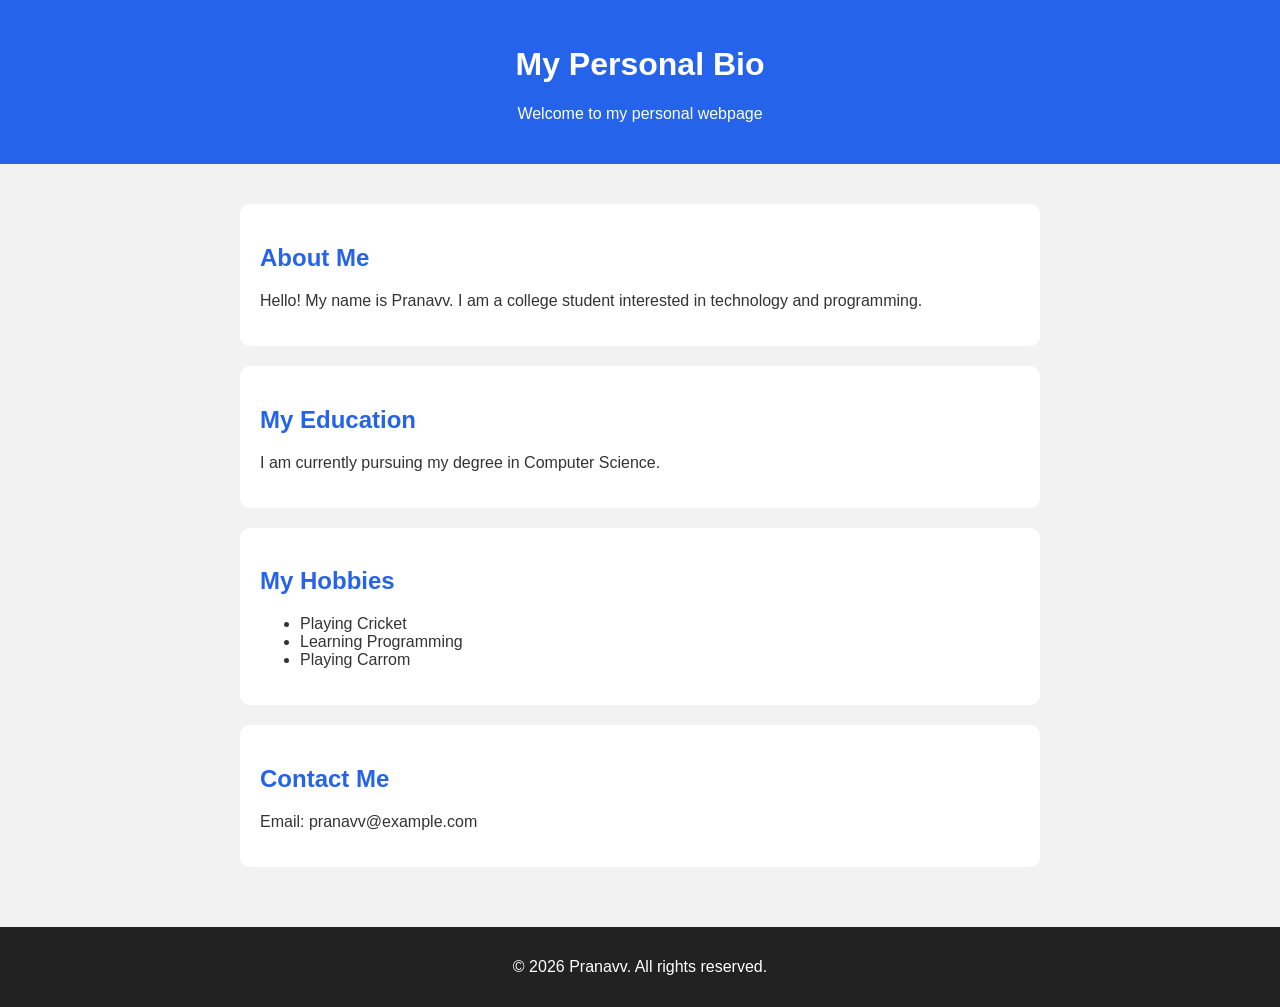
<file: P05/index.html>
<!DOCTYPE html>
<html lang="en">
<head>
    <meta charset="UTF-8">
    <meta name="viewport" content="width=device-width, initial-scale=1.0">
    <title>My Bio Page</title>
    <link rel="stylesheet" href="style.css">
</head>
<body>

    <header>
        <h1>My Personal Bio</h1>
        <p>Welcome to my personal webpage</p>
    </header>

    <main>
        <section>
            <h2>About Me</h2>
            <p>Hello! My name is Pranavv. I am a college student interested in technology and programming.</p>
        </section>

        <section>
            <h2>My Education</h2>
            <p>I am currently pursuing my degree in Computer Science.</p>
        </section>

        <section>
            <h2>My Hobbies</h2>
            <ul>
                <li>Playing Cricket</li>
                <li>Learning Programming</li>
                <li>Playing Carrom</li>
            </ul>
        </section>

        <section>
            <h2>Contact Me</h2>
            <p>Email: pranavv@example.com</p>
        </section>
    </main>

    <footer>
        <p>&copy; 2026 Pranavv. All rights reserved.</p>
    </footer>

</body>
</html>
</file>
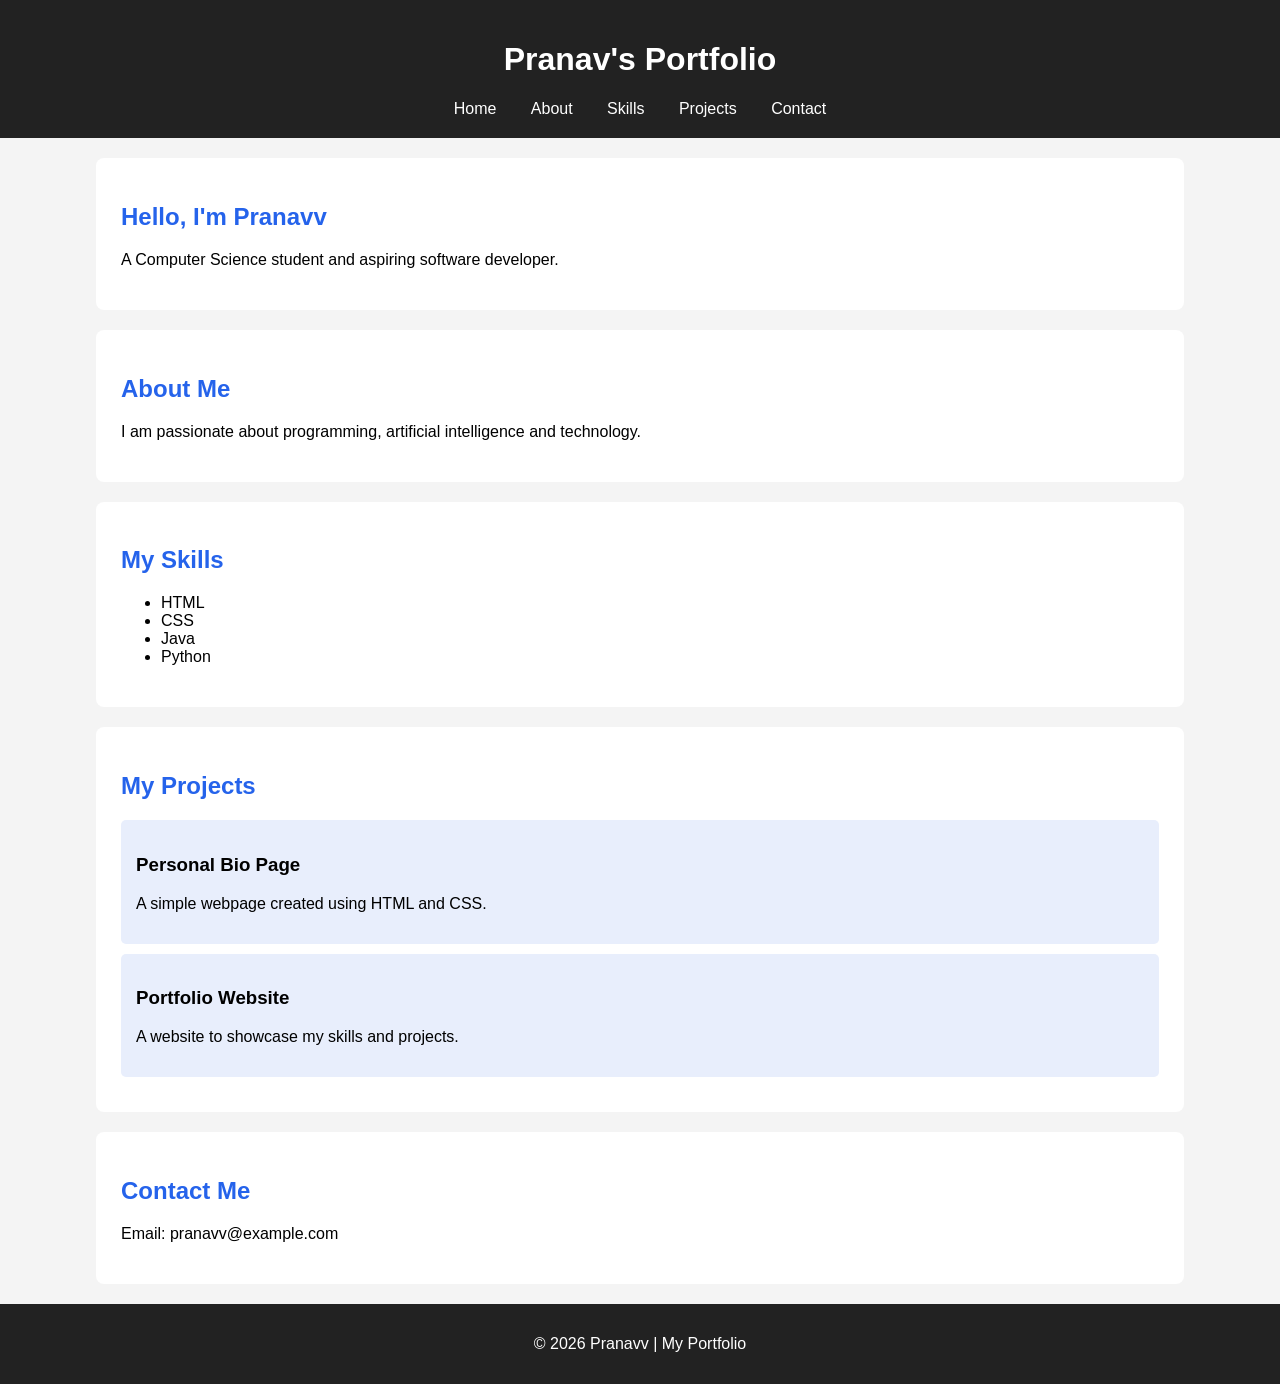
<file: P06/index.html>
<!DOCTYPE html>
<html lang="en">
<head>
    <meta charset="UTF-8">
    <meta name="viewport" content="width=device-width, initial-scale=1.0">
    <title>My Portfolio</title>
    <link rel="stylesheet" href="style.css">
</head>
<body>

    <header>
        <h1>Pranav's Portfolio</h1>

        <nav>
            <a href="#home">Home</a>
            <a href="#about">About</a>
            <a href="#skills">Skills</a>
            <a href="#projects">Projects</a>
            <a href="#contact">Contact</a>
        </nav>
    </header>

    <main>
        <section id="home">
            <h2>Hello, I'm Pranavv</h2>
            <p>A Computer Science student and aspiring software developer.</p>
        </section>

        <section id="about">
            <h2>About Me</h2>
            <p>I am passionate about programming, artificial intelligence and technology.</p>
        </section>

        <section id="skills">
            <h2>My Skills</h2>
            <ul>
                <li>HTML</li>
                <li>CSS</li>
                <li>Java</li>
                <li>Python</li>
            </ul>
        </section>

        <section id="projects">
            <h2>My Projects</h2>

            <article>
                <h3>Personal Bio Page</h3>
                <p>A simple webpage created using HTML and CSS.</p>
            </article>

            <article>
                <h3>Portfolio Website</h3>
                <p>A website to showcase my skills and projects.</p>
            </article>
        </section>

        <section id="contact">
            <h2>Contact Me</h2>
            <p>Email: pranavv@example.com</p>
        </section>
    </main>

    <footer>
        <p>&copy; 2026 Pranavv | My Portfolio</p>
    </footer>

</body>
</html>
</file>
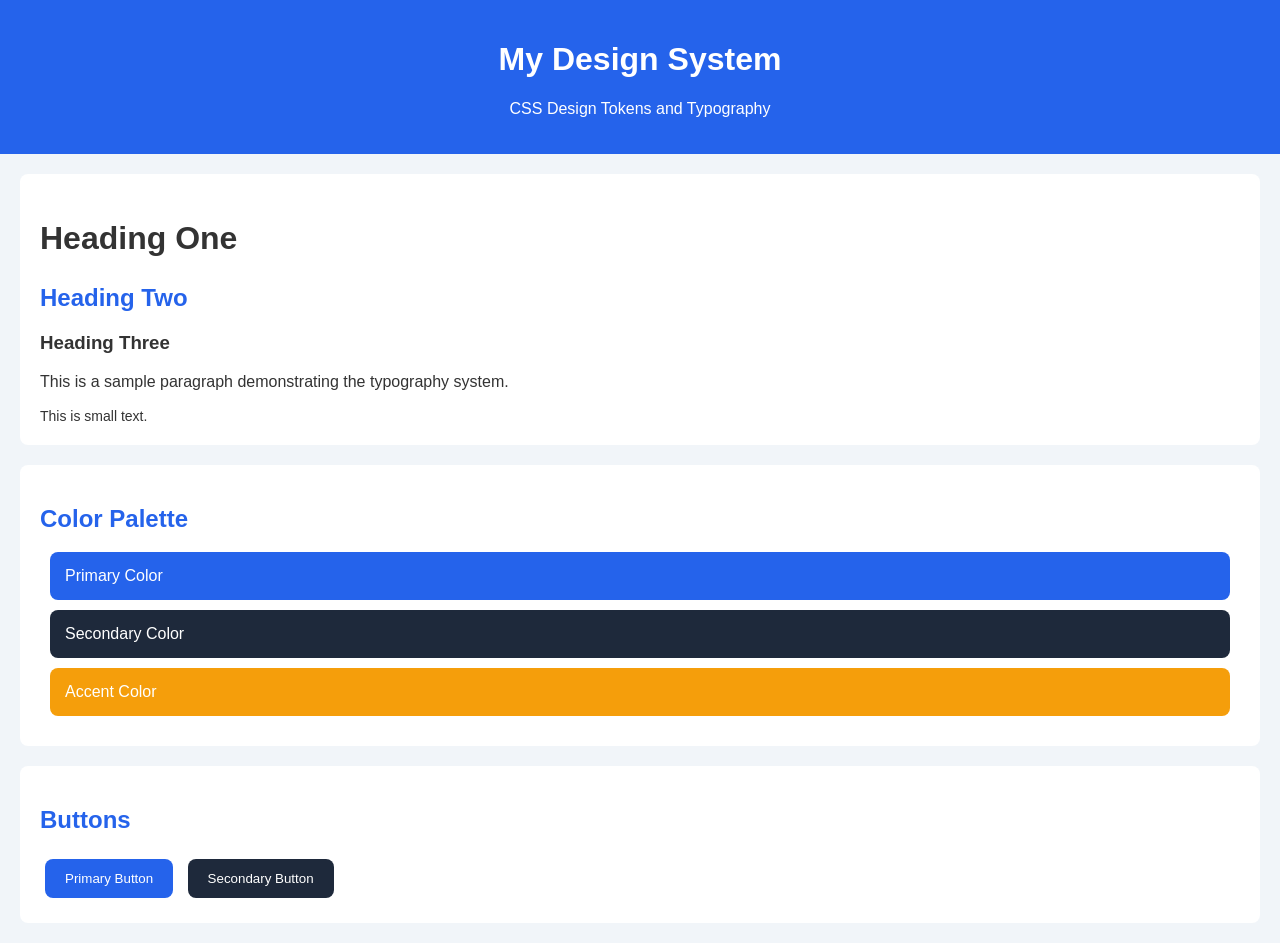
<file: P07/index.html>
<!DOCTYPE html>
<html lang="en">
<head>
    <meta charset="UTF-8">
    <meta name="viewport" content="width=device-width, initial-scale=1.0">
    <title>Design Tokens</title>
    <link rel="stylesheet" href="style.css">
</head>
<body>

    <header>
        <h1>My Design System</h1>
        <p>CSS Design Tokens and Typography</p>
    </header>

    <main>
        <section>
            <h1>Heading One</h1>
            <h2>Heading Two</h2>
            <h3>Heading Three</h3>
            <p>This is a sample paragraph demonstrating the typography system.</p>
            <small>This is small text.</small>
        </section>

        <section>
            <h2>Color Palette</h2>
            <div class="color-box primary">Primary Color</div>
            <div class="color-box secondary">Secondary Color</div>
            <div class="color-box accent">Accent Color</div>
        </section>

        <section>
            <h2>Buttons</h2>
            <button class="primary-btn">Primary Button</button>
            <button class="secondary-btn">Secondary Button</button>
        </section>
    </main>

</body>
</html>
</file>
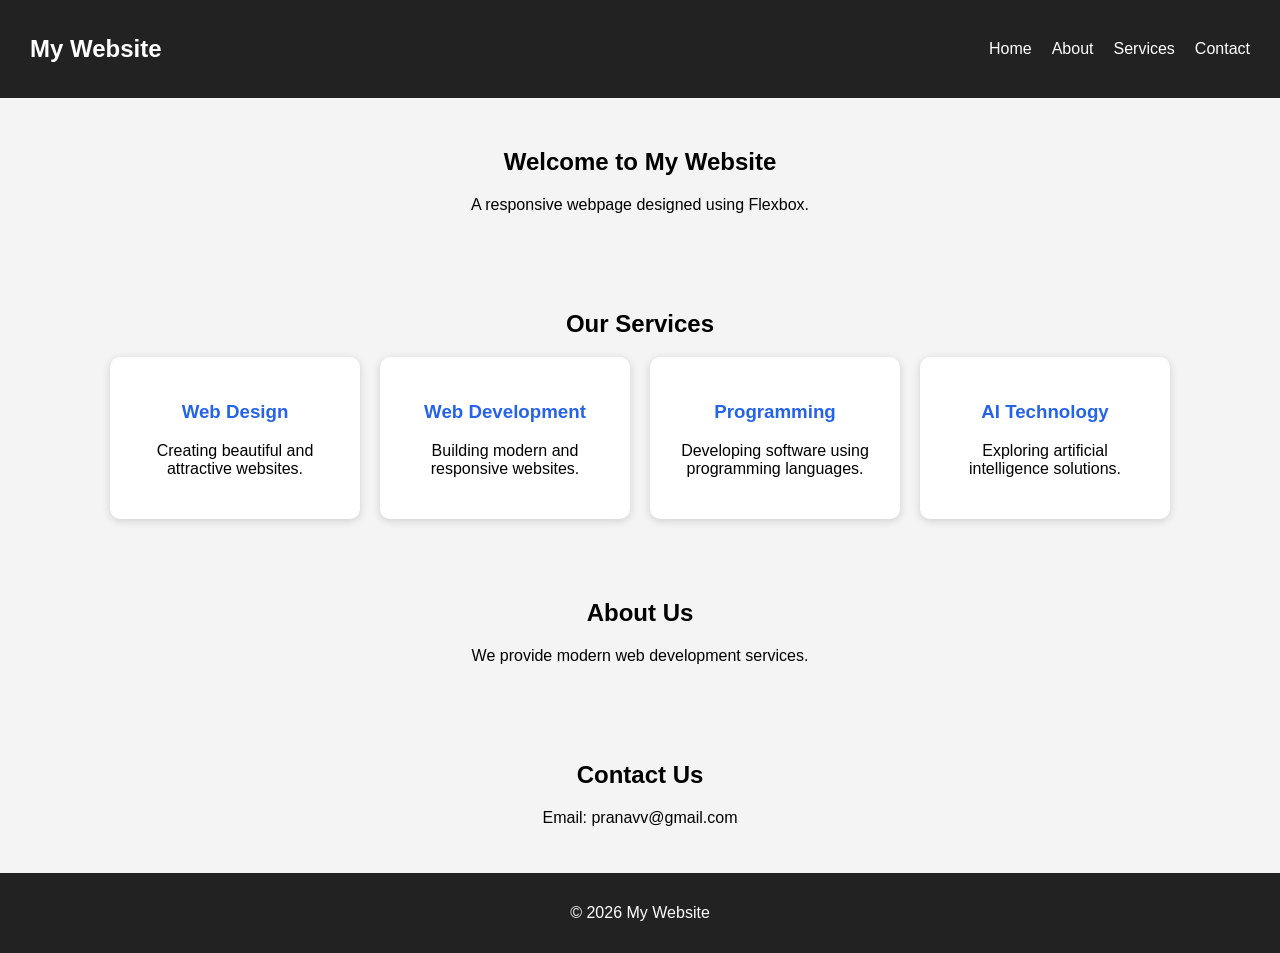
<file: P09/index.html>
<!DOCTYPE html>
<html lang="en">
<head>
    <meta charset="UTF-8">
    <meta name="viewport" content="width=device-width, initial-scale=1.0">
    <title>Responsive Flexbox Layout</title>
    <link rel="stylesheet" href="style.css">
</head>
<body>

    <header class="navbar">
        <h2>My Website</h2>

        <nav>
            <a href="#home">Home</a>
            <a href="#about">About</a>
            <a href="#services">Services</a>
            <a href="#contact">Contact</a>
        </nav>
    </header>

    <main>
        <section id="home">
            <h1>Welcome to My Website</h1>
            <p>A responsive webpage designed using Flexbox.</p>
        </section>

        <section id="services">
            <h2>Our Services</h2>

            <div class="card-container">

                <div class="card">
                    <h3>Web Design</h3>
                    <p>Creating beautiful and attractive websites.</p>
                </div>

                <div class="card">
                    <h3>Web Development</h3>
                    <p>Building modern and responsive websites.</p>
                </div>

                <div class="card">
                    <h3>Programming</h3>
                    <p>Developing software using programming languages.</p>
                </div>

                <div class="card">
                    <h3>AI Technology</h3>
                    <p>Exploring artificial intelligence solutions.</p>
                </div>

            </div>
        </section>

        <section id="about">
            <h2>About Us</h2>
            <p>We provide modern web development services.</p>
        </section>

        <section id="contact">
            <h2>Contact Us</h2>
            <p>Email: pranavv@gmail.com</p>
        </section>
    </main>

    <footer>
        <p>&copy; 2026 My Website</p>
    </footer>

</body>
</html>
</file>
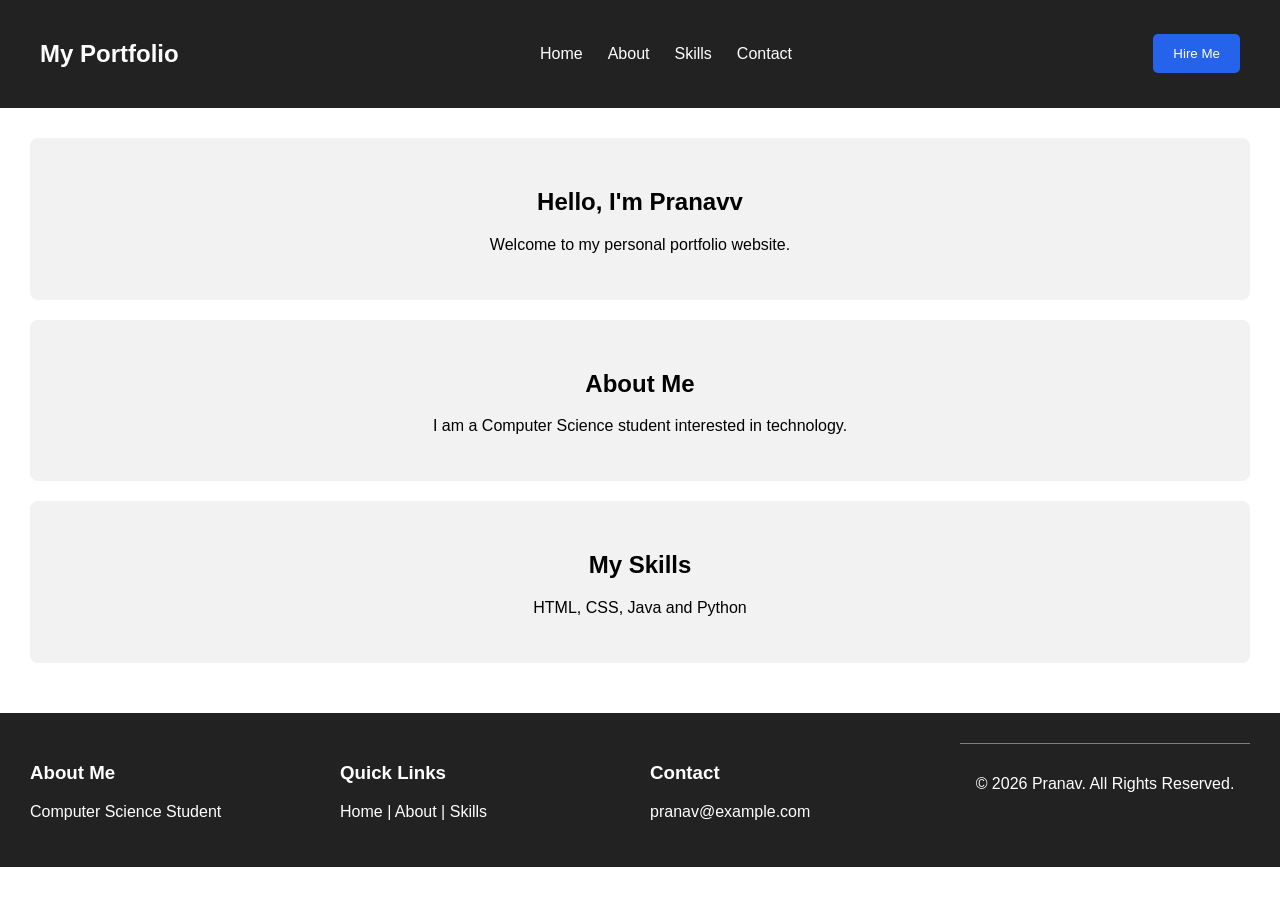
<file: P10/index.html>
<!DOCTYPE html>
<html lang="en">
<head>
    <meta charset="UTF-8">
    <meta name="viewport" content="width=device-width, initial-scale=1.0">
    <title>My Portfolio</title>
    <link rel="stylesheet" href="style.css">
</head>
<body>

    <header class="header">
        <h2>My Portfolio</h2>

        <nav>
            <a href="#home">Home</a>
            <a href="#about">About</a>
            <a href="#skills">Skills</a>
            <a href="#contact">Contact</a>
        </nav>

        <button>Hire Me</button>
    </header>

    <main>
        <section id="home">
            <h1>Hello, I'm Pranavv</h1>
            <p>Welcome to my personal portfolio website.</p>
        </section>

        <section id="about">
            <h2>About Me</h2>
            <p>I am a Computer Science student interested in technology.</p>
        </section>

        <section id="skills">
            <h2>My Skills</h2>
            <p>HTML, CSS, Java and Python</p>
        </section>
    </main>

    <footer class="footer">
        <div>
            <h3>About Me</h3>
            <p>Computer Science Student</p>
        </div>

        <div>
            <h3>Quick Links</h3>
            <p>Home | About | Skills</p>
        </div>

        <div>
            <h3>Contact</h3>
            <p>pranav@example.com</p>
        </div>

        <div class="copyright">
            <p>&copy; 2026 Pranav. All Rights Reserved.</p>
        </div>
    </footer>

</body>
</html>
</file>
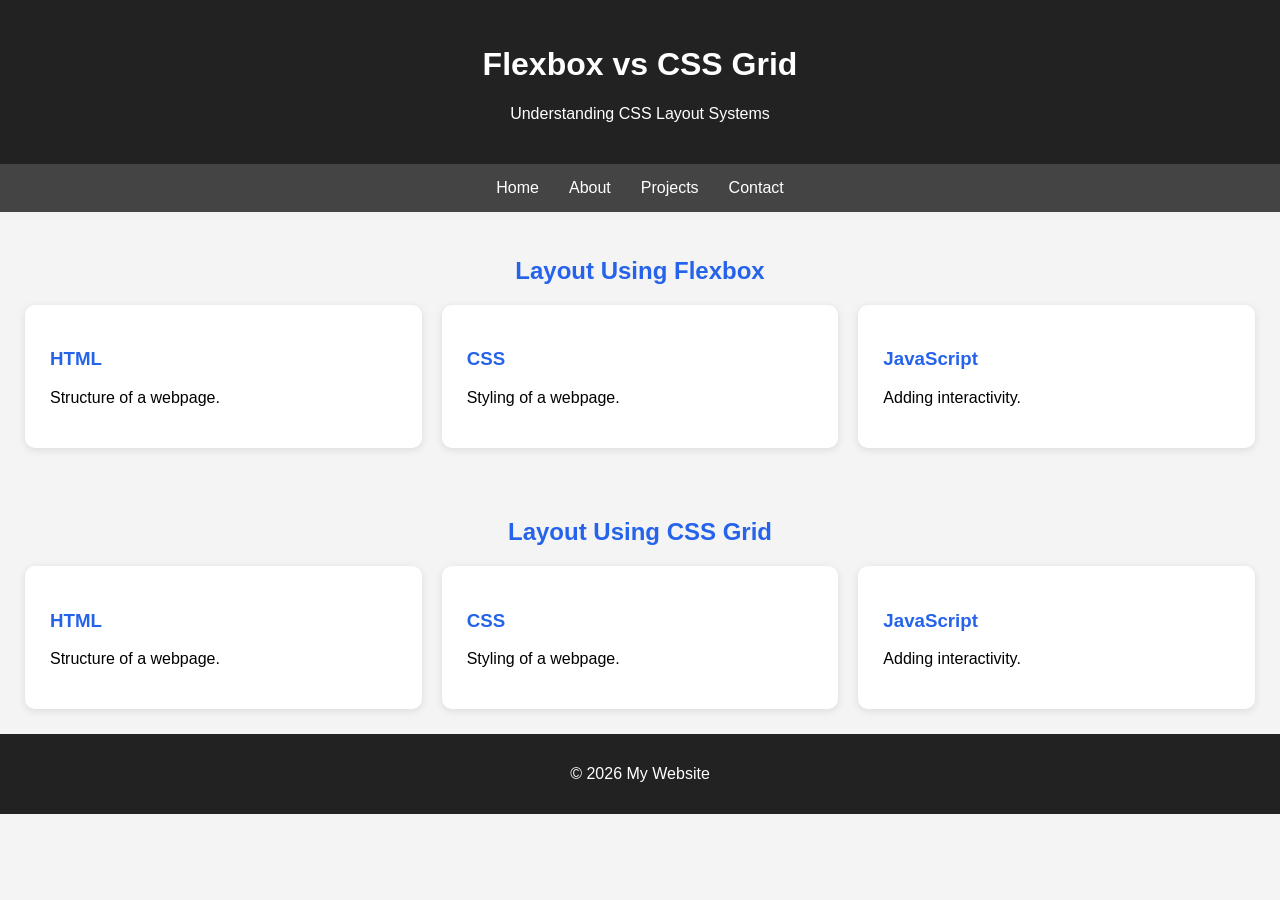
<file: P13/index.html>
<!DOCTYPE html>
<html lang="en">
<head>
    <meta charset="UTF-8">
    <meta name="viewport" content="width=device-width, initial-scale=1.0">
    <title>Flexbox vs Grid</title>
    <link rel="stylesheet" href="style.css">
</head>
<body>

    <header>
        <h1>Flexbox vs CSS Grid</h1>
        <p>Understanding CSS Layout Systems</p>
    </header>

    <nav>
        <a href="#">Home</a>
        <a href="#">About</a>
        <a href="#">Projects</a>
        <a href="#">Contact</a>
    </nav>

    <main>

        <section>
            <h2>Layout Using Flexbox</h2>

            <div class="flex-container">

                <div class="card">
                    <h3>HTML</h3>
                    <p>Structure of a webpage.</p>
                </div>

                <div class="card">
                    <h3>CSS</h3>
                    <p>Styling of a webpage.</p>
                </div>

                <div class="card">
                    <h3>JavaScript</h3>
                    <p>Adding interactivity.</p>
                </div>

            </div>
        </section>

        <section>
            <h2>Layout Using CSS Grid</h2>

            <div class="grid-container">

                <div class="card">
                    <h3>HTML</h3>
                    <p>Structure of a webpage.</p>
                </div>

                <div class="card">
                    <h3>CSS</h3>
                    <p>Styling of a webpage.</p>
                </div>

                <div class="card">
                    <h3>JavaScript</h3>
                    <p>Adding interactivity.</p>
                </div>

            </div>
        </section>

    </main>

    <footer>
        <p>&copy; 2026 My Website</p>
    </footer>

</body>
</html>
</file>
<file: P05/style.css>
body {
    font-family: Arial, sans-serif;
    margin: 0;
    background-color: #f2f2f2;
    color: #333;
}

header {
    background-color: #2563eb;
    color: white;
    text-align: center;
    padding: 25px;
}

main {
    max-width: 800px;
    margin: 20px auto;
    padding: 20px;
}

section {
    background-color: white;
    padding: 20px;
    margin-bottom: 20px;
    border-radius: 10px;
}

h2 {
    color: #2563eb;
}

footer {
    background-color: #222;
    color: white;
    text-align: center;
    padding: 15px;
}
</file>
<file: P06/style.css>
body {
    margin: 0;
    font-family: Arial, sans-serif;
    background-color: #f4f4f4;
}

header {
    background-color: #222;
    color: white;
    padding: 20px;
    text-align: center;
}

nav a {
    color: white;
    text-decoration: none;
    margin: 15px;
}

nav a:hover {
    color: orange;
}

main {
    width: 85%;
    margin: auto;
}

section {
    background-color: white;
    padding: 25px;
    margin: 20px 0;
    border-radius: 8px;
}

h2 {
    color: #2563eb;
}

article {
    background-color: #e8eefc;
    padding: 15px;
    margin: 10px 0;
    border-radius: 5px;
}

footer {
    background-color: #222;
    color: white;
    text-align: center;
    padding: 15px;
}
</file>
<file: P07/style.css>
:root {
    --primary-color: #2563eb;
    --secondary-color: #1e293b;
    --accent-color: #f59e0b;
    --background-color: #f1f5f9;
    --text-color: #333;

    --small-size: 14px;
    --normal-size: 16px;
    --heading-size: 32px;

    --spacing: 20px;
    --border-radius: 8px;
}

body {
    margin: 0;
    font-family: Arial, sans-serif;
    font-size: var(--normal-size);
    color: var(--text-color);
    background-color: var(--background-color);
}

header {
    background-color: var(--primary-color);
    color: white;
    text-align: center;
    padding: var(--spacing);
}

h1 {
    font-size: var(--heading-size);
}

h2 {
    color: var(--primary-color);
}

small {
    font-size: var(--small-size);
}

section {
    background-color: white;
    margin: var(--spacing);
    padding: var(--spacing);
    border-radius: var(--border-radius);
}

.color-box {
    padding: 15px;
    margin: 10px;
    color: white;
    border-radius: var(--border-radius);
}

.primary {
    background-color: var(--primary-color);
}

.secondary {
    background-color: var(--secondary-color);
}

.accent {
    background-color: var(--accent-color);
}

button {
    padding: 12px 20px;
    border: none;
    border-radius: var(--border-radius);
    cursor: pointer;
    margin: 5px;
}

.primary-btn {
    background-color: var(--primary-color);
    color: white;
}

.secondary-btn {
    background-color: var(--secondary-color);
    color: white;
}
</file>
<file: P09/style.css>
* {
    box-sizing: border-box;
}

body {
    margin: 0;
    font-family: Arial, sans-serif;
    background-color: #f4f4f4;
}

.navbar {
    background-color: #222;
    color: white;
    padding: 15px 30px;
    display: flex;
    justify-content: space-between;
    align-items: center;
    flex-wrap: wrap;
}

nav {
    display: flex;
    gap: 20px;
}

nav a {
    color: white;
    text-decoration: none;
}

nav a:hover {
    color: orange;
}

section {
    padding: 30px;
    text-align: center;
}

.card-container {
    display: flex;
    flex-wrap: wrap;
    justify-content: center;
    gap: 20px;
}

.card {
    background-color: white;
    width: 250px;
    padding: 25px;
    border-radius: 10px;
    box-shadow: 0 2px 8px rgba(0, 0, 0, 0.15);
}

.card h3 {
    color: #2563eb;
}

footer {
    background-color: #222;
    color: white;
    text-align: center;
    padding: 15px;
}

/* Responsive design for mobile screens */
@media (max-width: 600px) {
    .navbar {
        flex-direction: column;
        gap: 15px;
    }

    nav {
        flex-direction: column;
        align-items: center;
        gap: 10px;
    }

    .card {
        width: 100%;
    }
}
</file>
<file: P10/style.css>
* {
    box-sizing: border-box;
}

body {
    margin: 0;
    font-family: Arial, sans-serif;
}

/* Header using Flexbox */
.header {
    display: flex;
    justify-content: space-between;
    align-items: center;
    flex-wrap: wrap;
    padding: 20px 40px;
    background-color: #222;
    color: white;
}

nav {
    display: flex;
    gap: 25px;
}

nav a {
    color: white;
    text-decoration: none;
}

nav a:hover {
    color: orange;
}

button {
    background-color: #2563eb;
    color: white;
    border: none;
    padding: 12px 20px;
    border-radius: 5px;
    cursor: pointer;
}

main {
    min-height: 60vh;
    padding: 30px;
    text-align: center;
}

section {
    padding: 30px;
    margin-bottom: 20px;
    background-color: #f2f2f2;
    border-radius: 8px;
}

/* Footer using Flexbox */
.footer {
    display: flex;
    justify-content: space-around;
    align-items: flex-start;
    flex-wrap: wrap;
    background-color: #222;
    color: white;
    padding: 30px;
    gap: 20px;
}

.footer div {
    flex: 1 1 180px;
}

.copyright {
    flex-basis: 100%;
    text-align: center;
    border-top: 1px solid gray;
    padding-top: 15px;
}

/* Responsive design */
@media (max-width: 600px) {
    .header {
        flex-direction: column;
        gap: 20px;
    }

    nav {
        flex-direction: column;
        text-align: center;
    }

    .footer {
        flex-direction: column;
        text-align: center;
    }
}
</file>
<file: P13/style.css>
* {
    box-sizing: border-box;
}

body {
    margin: 0;
    font-family: Arial, sans-serif;
    background-color: #f4f4f4;
}

header {
    background-color: #222;
    color: white;
    text-align: center;
    padding: 25px;
}

/* Flexbox for navigation */
nav {
    display: flex;
    justify-content: center;
    gap: 30px;
    background-color: #444;
    padding: 15px;
}

nav a {
    color: white;
    text-decoration: none;
}

nav a:hover {
    color: orange;
}

section {
    padding: 25px;
}

section h2 {
    text-align: center;
    color: #2563eb;
}

/* First layout using Flexbox */
.flex-container {
    display: flex;
    justify-content: space-around;
    align-items: stretch;
    flex-wrap: wrap;
    gap: 20px;
}

/* Second layout using CSS Grid */
.grid-container {
    display: grid;
    grid-template-columns: repeat(3, 1fr);
    gap: 20px;
}

/* Common card styling */
.card {
    background-color: white;
    padding: 25px;
    border-radius: 10px;
    box-shadow: 0 2px 8px rgba(0, 0, 0, 0.1);
    flex: 1 1 200px;
}

.card h3 {
    color: #2563eb;
}

footer {
    background-color: #222;
    color: white;
    text-align: center;
    padding: 15px;
}

/* Responsive design */
@media (max-width: 600px) {
    nav {
        flex-wrap: wrap;
        gap: 15px;
    }

    .flex-container {
        flex-direction: column;
    }

    .grid-container {
        grid-template-columns: 1fr;
    }
}
</file>
